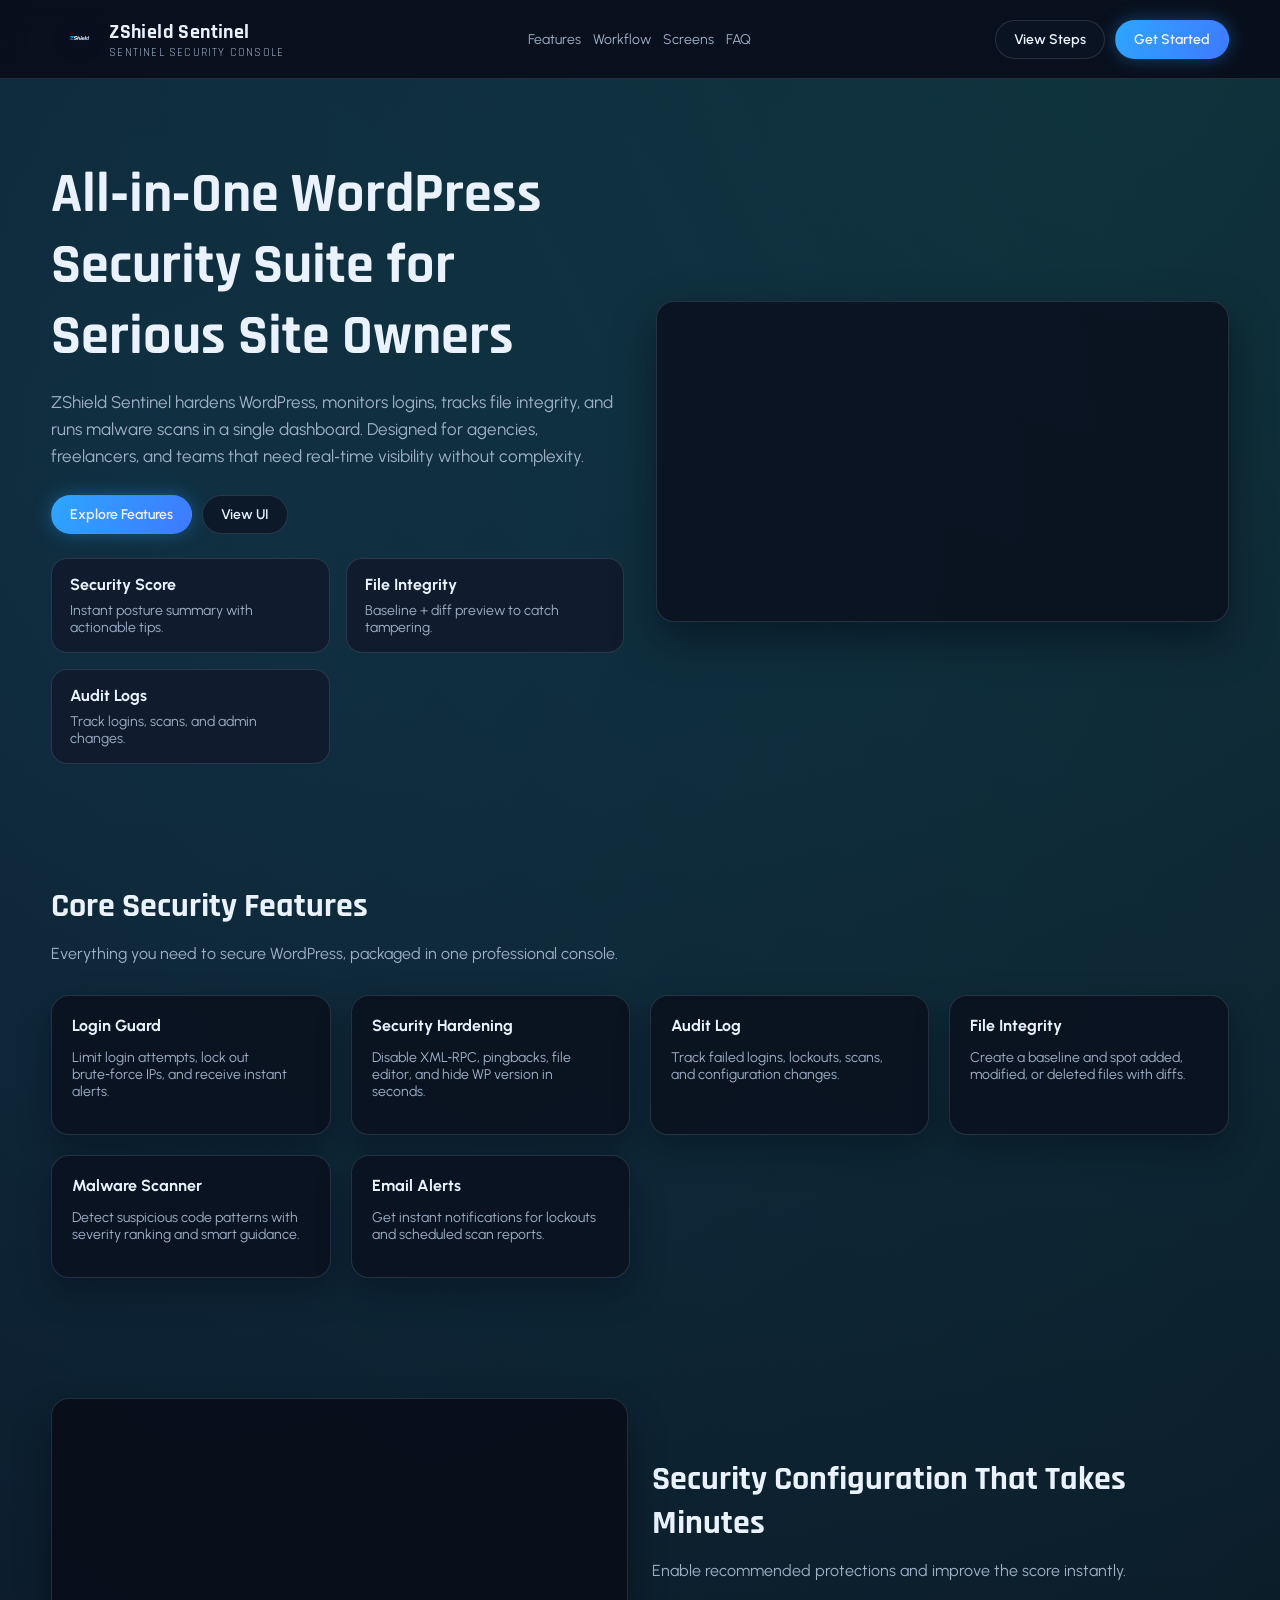
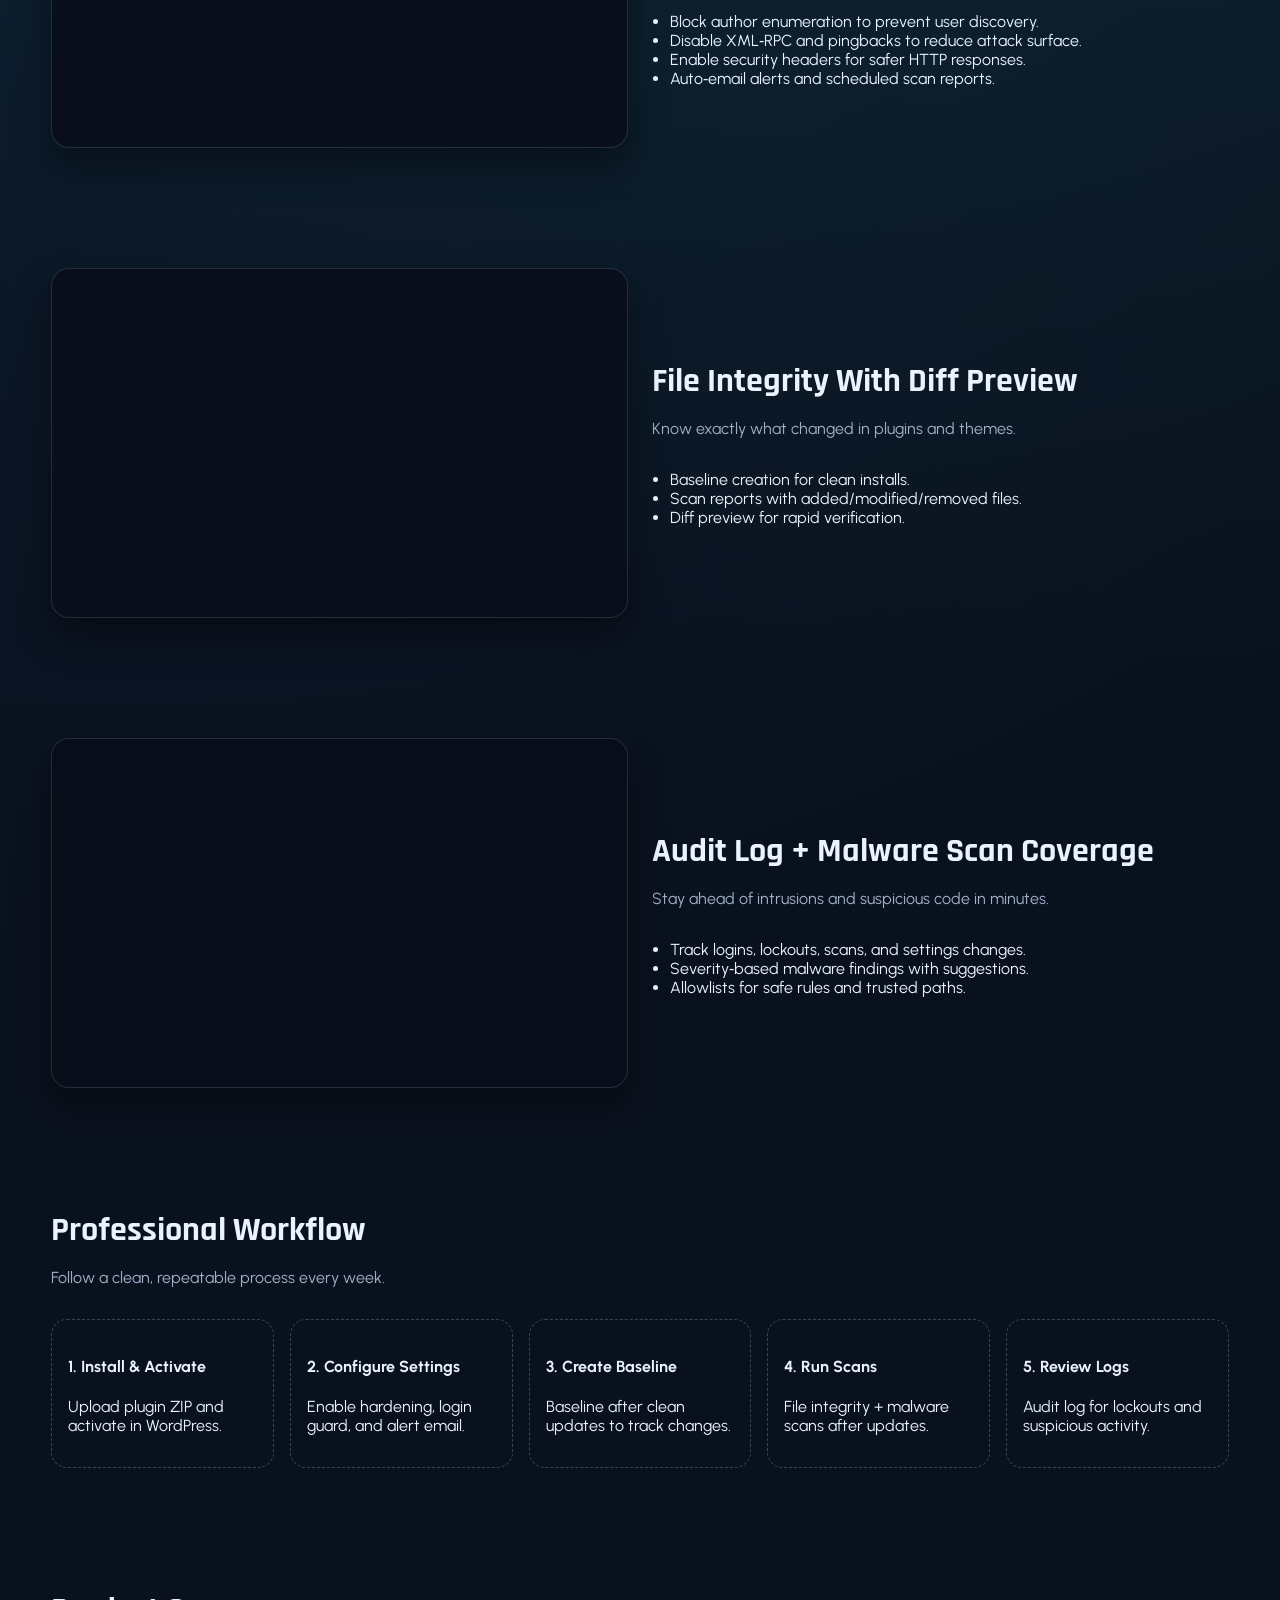
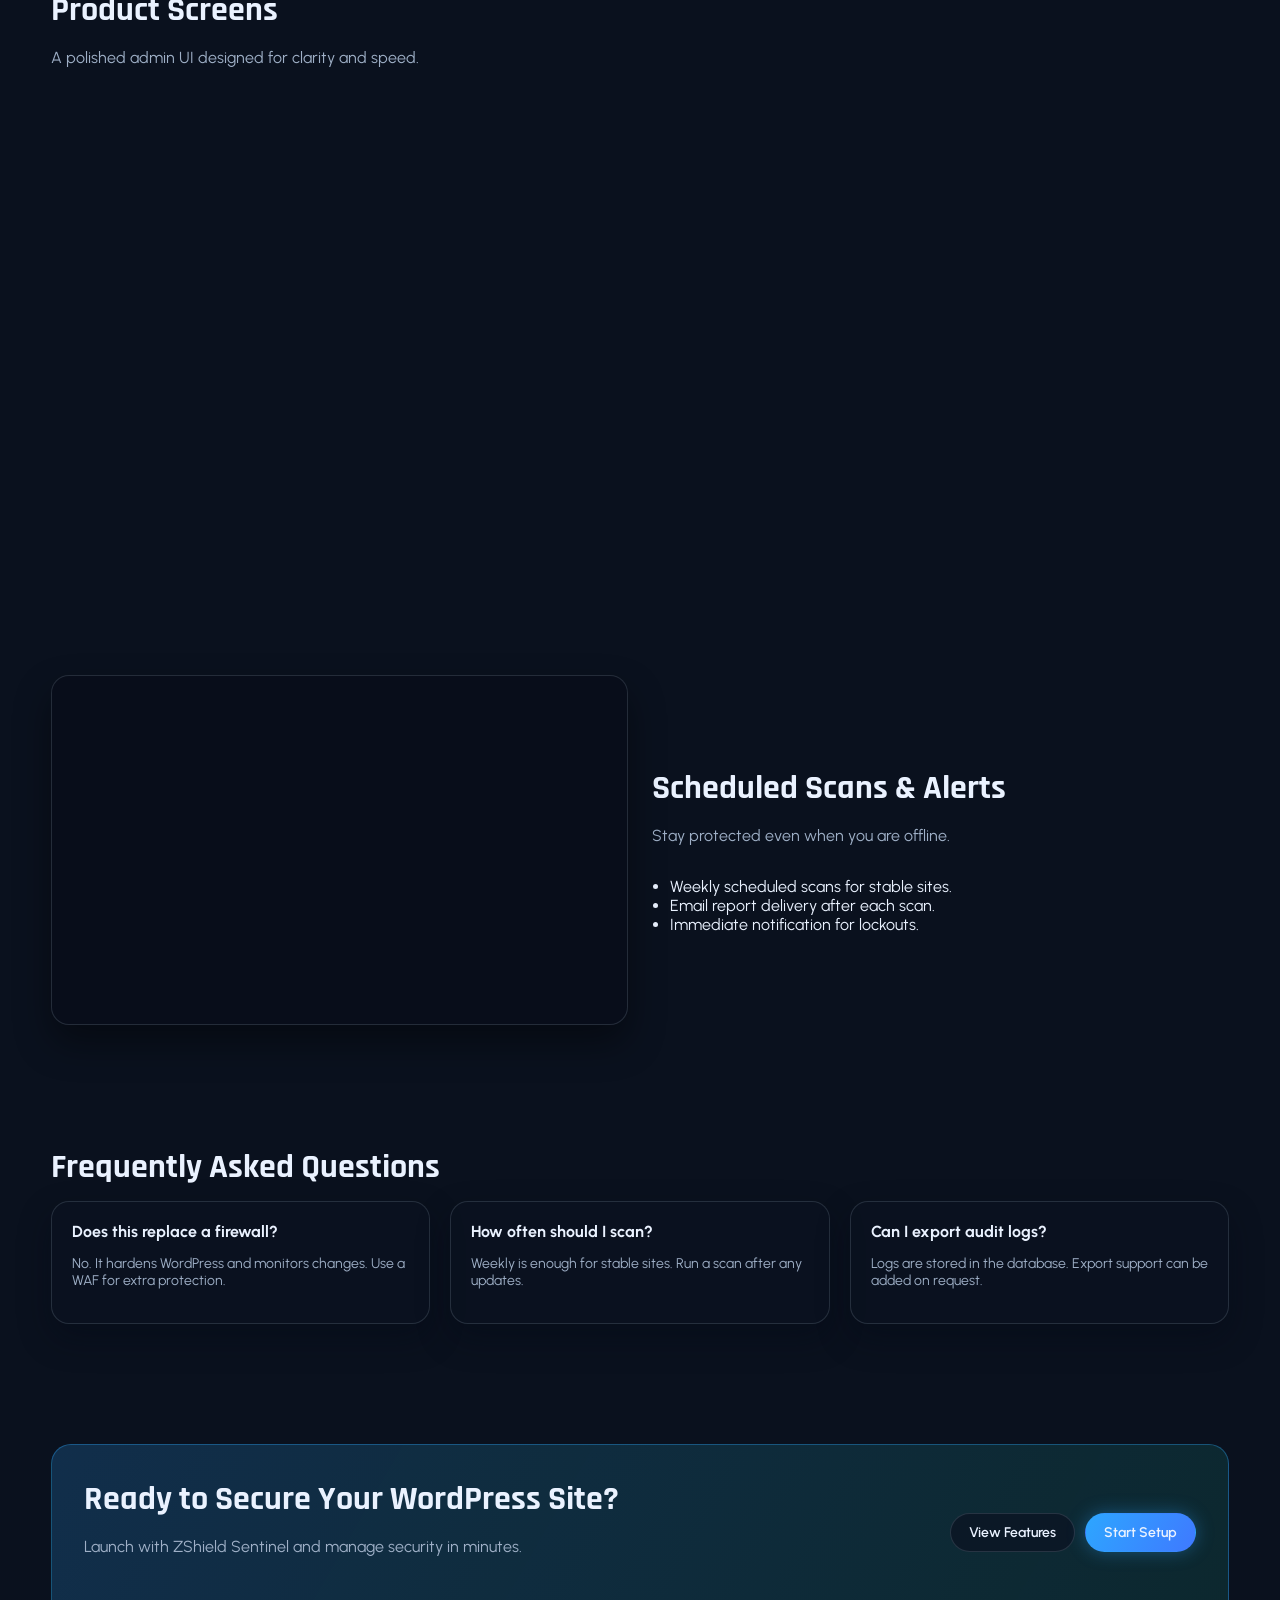
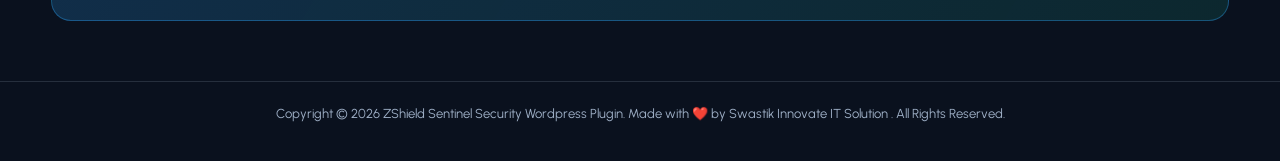
<file: zshield-sentinel/docs/landing-page/index.html>
<!DOCTYPE html>
<html lang="en">
<head>
  <meta charset="UTF-8" />
  <meta name="viewport" content="width=device-width, initial-scale=1.0" />
  <title>ZShield Sentinel Security - Landing Page</title>
  <link rel="stylesheet" href="assets/css/landing.css" />
</head>
<body>
  <header class="nav">
    <div class="container nav-inner">
      <div class="brand">
        <img src="assets/images/logo-mark.png" alt="ZShield Logo" />
        <div>
          <div class="brand-title">ZShield Sentinel</div>
          <div class="brand-sub">Sentinel Security Console</div>
        </div>
      </div>
      <div class="nav-links">
        <a href="#features">Features</a>
        <a href="#workflow">Workflow</a>
        <a href="#screens">Screens</a>
        <a href="#faq">FAQ</a>
      </div>
      <div class="nav-cta">
        <a class="btn" href="#workflow">View Steps</a>
        <a class="btn primary" href="#cta">Get Started</a>
      </div>
    </div>
  </header>

  <section class="hero">
    <div class="container hero-grid">
      <div class="fade-in">
        <h1 class="hero-title">All‑in‑One WordPress Security Suite for Serious Site Owners</h1>
        <p class="hero-sub">
          ZShield Sentinel hardens WordPress, monitors logins, tracks file integrity, and runs malware scans
          in a single dashboard. Designed for agencies, freelancers, and teams that need real‑time visibility
          without complexity.
        </p>
        <div class="nav-cta">
          <a class="btn primary" href="#features">Explore Features</a>
          <a class="btn" href="#screens">View UI</a>
        </div>
        <div class="stats fade-in delay-1">
          <div class="stat">
            <h4>Security Score</h4>
            <p>Instant posture summary with actionable tips.</p>
          </div>
          <div class="stat">
            <h4>File Integrity</h4>
            <p>Baseline + diff preview to catch tampering.</p>
          </div>
          <div class="stat">
            <h4>Audit Logs</h4>
            <p>Track logins, scans, and admin changes.</p>
          </div>
        </div>
      </div>
      <div class="hero-card fade-in delay-2">
        <img class="hero-preview img-fade" src="assets/images/hero.png" alt="ZShield Sentinel Preview" loading="lazy" />
      </div>
    </div>
  </section>

  <section id="features" class="section">
    <div class="container">
      <h2 class="section-title">Core Security Features</h2>
      <p class="section-sub">Everything you need to secure WordPress, packaged in one professional console.</p>
      <div class="grid-3 fade-in">
        <div class="card">
          <h4>Login Guard</h4>
          <p>Limit login attempts, lock out brute‑force IPs, and receive instant alerts.</p>
        </div>
        <div class="card">
          <h4>Security Hardening</h4>
          <p>Disable XML‑RPC, pingbacks, file editor, and hide WP version in seconds.</p>
        </div>
        <div class="card">
          <h4>Audit Log</h4>
          <p>Track failed logins, lockouts, scans, and configuration changes.</p>
        </div>
        <div class="card">
          <h4>File Integrity</h4>
          <p>Create a baseline and spot added, modified, or deleted files with diffs.</p>
        </div>
        <div class="card">
          <h4>Malware Scanner</h4>
          <p>Detect suspicious code patterns with severity ranking and smart guidance.</p>
        </div>
        <div class="card">
          <h4>Email Alerts</h4>
          <p>Get instant notifications for lockouts and scheduled scan reports.</p>
        </div>
      </div>
    </div>
  </section>

  <section class="section">
    <div class="container feature-split reverse">
      <div>
        <h2 class="section-title">Security Configuration That Takes Minutes</h2>
        <p class="section-sub">Enable recommended protections and improve the score instantly.</p>
        <ul class="list">
          <li>Block author enumeration to prevent user discovery.</li>
          <li>Disable XML‑RPC and pingbacks to reduce attack surface.</li>
          <li>Enable security headers for safer HTTP responses.</li>
          <li>Auto‑email alerts and scheduled scan reports.</li>
        </ul>
      </div>
      <div class="feature-frame fade-in delay-2">
        <img class="feature-image img-fade" src="assets/images/screen-01.png" alt="Security Settings" loading="lazy" />
      </div>
    </div>
  </section>

  <section class="section">
    <div class="container feature-split">
      <div class="feature-frame fade-in">
        <img class="feature-image img-fade" src="assets/images/screen-02.png" alt="File Integrity" loading="lazy" />
      </div>
      <div>
        <h2 class="section-title">File Integrity With Diff Preview</h2>
        <p class="section-sub">Know exactly what changed in plugins and themes.</p>
        <ul class="list">
          <li>Baseline creation for clean installs.</li>
          <li>Scan reports with added/modified/removed files.</li>
          <li>Diff preview for rapid verification.</li>
        </ul>
      </div>
    </div>
  </section>

  <section class="section">
    <div class="container feature-split reverse">
      <div>
        <h2 class="section-title">Audit Log + Malware Scan Coverage</h2>
        <p class="section-sub">Stay ahead of intrusions and suspicious code in minutes.</p>
        <ul class="list">
          <li>Track logins, lockouts, scans, and settings changes.</li>
          <li>Severity‑based malware findings with suggestions.</li>
          <li>Allowlists for safe rules and trusted paths.</li>
        </ul>
      </div>
      <div class="feature-frame fade-in delay-2">
        <img class="feature-image img-fade" src="assets/images/screen-03.png" alt="Audit Log" loading="lazy" />
      </div>
    </div>
  </section>

  <section id="workflow" class="section">
    <div class="container">
      <h2 class="section-title">Professional Workflow</h2>
      <p class="section-sub">Follow a clean, repeatable process every week.</p>
      <div class="workflow fade-in">
        <div class="workflow-step">
          <h4>1. Install & Activate</h4>
          <p>Upload plugin ZIP and activate in WordPress.</p>
        </div>
        <div class="workflow-step">
          <h4>2. Configure Settings</h4>
          <p>Enable hardening, login guard, and alert email.</p>
        </div>
        <div class="workflow-step">
          <h4>3. Create Baseline</h4>
          <p>Baseline after clean updates to track changes.</p>
        </div>
        <div class="workflow-step">
          <h4>4. Run Scans</h4>
          <p>File integrity + malware scans after updates.</p>
        </div>
        <div class="workflow-step">
          <h4>5. Review Logs</h4>
          <p>Audit log for lockouts and suspicious activity.</p>
        </div>
      </div>
    </div>
  </section>

  <section id="screens" class="section">
    <div class="container">
      <h2 class="section-title">Product Screens</h2>
      <p class="section-sub">A polished admin UI designed for clarity and speed.</p>
      <div class="screenshots fade-in">
        <img class="img-fade" src="assets/images/screen-01.png" alt="ZShield Screen 1" loading="lazy" />
        <img class="img-fade" src="assets/images/screen-02.png" alt="ZShield Screen 2" loading="lazy" />
        <img class="img-fade" src="assets/images/screen-03.png" alt="ZShield Screen 3" loading="lazy" />
        <img class="img-fade" src="assets/images/screen-04.png" alt="ZShield Screen 4" loading="lazy" />
        <img class="img-fade" src="assets/images/screen-05.png" alt="ZShield Screen 5" loading="lazy" />
      </div>
    </div>
  </section>

  <section class="section">
    <div class="container feature-split">
      <div class="feature-frame fade-in">
        <img class="feature-image img-fade" src="assets/images/screen-04.png" alt="Scans" loading="lazy" />
      </div>
      <div>
        <h2 class="section-title">Scheduled Scans & Alerts</h2>
        <p class="section-sub">Stay protected even when you are offline.</p>
        <ul class="list">
          <li>Weekly scheduled scans for stable sites.</li>
          <li>Email report delivery after each scan.</li>
          <li>Immediate notification for lockouts.</li>
        </ul>
      </div>
    </div>
  </section>

  <section id="faq" class="section">
    <div class="container">
      <h2 class="section-title">Frequently Asked Questions</h2>
      <div class="grid-3">
        <div class="card">
          <h4>Does this replace a firewall?</h4>
          <p>No. It hardens WordPress and monitors changes. Use a WAF for extra protection.</p>
        </div>
        <div class="card">
          <h4>How often should I scan?</h4>
          <p>Weekly is enough for stable sites. Run a scan after any updates.</p>
        </div>
        <div class="card">
          <h4>Can I export audit logs?</h4>
          <p>Logs are stored in the database. Export support can be added on request.</p>
        </div>
      </div>
    </div>
  </section>

  <section id="cta" class="section">
    <div class="container cta">
      <div>
        <h2 class="section-title">Ready to Secure Your WordPress Site?</h2>
        <p class="section-sub">Launch with ZShield Sentinel and manage security in minutes.</p>
      </div>
      <div class="nav-cta">
        <a class="btn" href="#features">View Features</a>
        <a class="btn primary" href="#workflow">Start Setup</a>
      </div>
    </div>
  </section>

  <footer class="footer">
    Copyright © 2026 ZShield Sentinel Security Wordpress Plugin. Made with ❤️ by Swastik Innovate IT Solution . All Rights Reserved.
  </footer>
</body>
</html>
</file>
<file: zshield-sentinel/docs/landing-page/assets/css/landing.css>
@import url("https://fonts.googleapis.com/css2?family=Rajdhani:wght@500;600;700&family=Urbanist:wght@400;500;600;700&display=swap");

:root {
  --ink: #eaf2ff;
  --muted: #9fb0c7;
  --brand: #2da6ff;
  --brand-2: #22d3a6;
  --surface: rgba(11, 18, 32, 0.9);
  --surface-2: rgba(17, 27, 45, 0.9);
  --line: rgba(148, 163, 184, 0.2);
  --bg: #0a111e;
  --glow: rgba(45, 166, 255, 0.28);
}

* {
  box-sizing: border-box;
}

body {
  margin: 0;
  font-family: "Urbanist", "Segoe UI", sans-serif;
  background: radial-gradient(circle at 10% 10%, rgba(45, 166, 255, 0.12), transparent 45%),
    radial-gradient(circle at 90% 0%, rgba(34, 211, 166, 0.14), transparent 45%),
    var(--bg);
  color: var(--ink);
}

a {
  color: inherit;
  text-decoration: none;
}

.container {
  width: min(1200px, 92vw);
  margin: 0 auto;
}

.nav {
  position: sticky;
  top: 0;
  z-index: 20;
  background: rgba(8, 13, 26, 0.9);
  border-bottom: 1px solid var(--line);
  backdrop-filter: blur(12px);
}

.nav-inner {
  display: flex;
  align-items: center;
  justify-content: space-between;
  padding: 16px 0;
  gap: 20px;
}

.brand {
  display: flex;
  align-items: center;
  gap: 12px;
  font-family: "Rajdhani", sans-serif;
}

.brand img {
  width: 46px;
  height: 46px;
  object-fit: contain;
  filter: drop-shadow(0 0 12px var(--glow));
}

.brand-title {
  font-size: 20px;
  font-weight: 700;
  letter-spacing: 0.4px;
}

.brand-sub {
  font-size: 12px;
  color: var(--muted);
  text-transform: uppercase;
  letter-spacing: 1.2px;
}

.nav-links {
  display: flex;
  flex-wrap: wrap;
  gap: 12px;
  font-size: 14px;
  color: var(--muted);
}

.nav-cta {
  display: flex;
  gap: 10px;
}

.btn {
  padding: 10px 18px;
  border-radius: 999px;
  border: 1px solid var(--line);
  background: rgba(12, 20, 36, 0.8);
  color: var(--ink);
  font-weight: 600;
  font-size: 14px;
}

.btn.primary {
  background: linear-gradient(120deg, var(--brand), #3f79ff);
  border-color: transparent;
  box-shadow: 0 0 18px rgba(45, 166, 255, 0.35);
}

.hero {
  padding: 80px 0 60px;
}

.hero-grid {
  display: grid;
  grid-template-columns: repeat(auto-fit, minmax(260px, 1fr));
  gap: 32px;
  align-items: center;
}

.hero-title {
  font-family: "Rajdhani", sans-serif;
  font-size: clamp(38px, 4.4vw, 56px);
  margin: 0 0 12px;
}

.hero-sub {
  color: var(--muted);
  font-size: 17px;
  line-height: 1.6;
  margin-bottom: 24px;
}

.hero-card {
  background: var(--surface);
  border: 1px solid var(--line);
  border-radius: 18px;
  padding: 24px;
  box-shadow: 0 18px 40px rgba(2, 8, 20, 0.5);
}

.hero-preview {
  width: 100%;
  border-radius: 14px;
  border: 1px solid rgba(148, 163, 184, 0.2);
  box-shadow: 0 20px 40px rgba(0, 0, 0, 0.4);
}

.stats {
  display: grid;
  grid-template-columns: repeat(auto-fit, minmax(200px, 1fr));
  gap: 16px;
  margin-top: 24px;
}

.stat {
  background: var(--surface-2);
  border: 1px solid var(--line);
  border-radius: 16px;
  padding: 16px 18px;
}

.stat h4 {
  margin: 0 0 8px;
  font-size: 16px;
}

.stat p {
  margin: 0;
  color: var(--muted);
  font-size: 14px;
}

.section {
  padding: 60px 0;
}

.section-title {
  font-family: "Rajdhani", sans-serif;
  font-size: clamp(26px, 3.2vw, 34px);
  margin: 0 0 12px;
}

.section-sub {
  color: var(--muted);
  font-size: 16px;
  margin-bottom: 32px;
}

.grid-3 {
  display: grid;
  grid-template-columns: repeat(auto-fit, minmax(240px, 1fr));
  gap: 20px;
}

.card {
  background: var(--surface);
  border: 1px solid var(--line);
  border-radius: 18px;
  padding: 20px;
  box-shadow: 0 14px 32px rgba(2, 8, 20, 0.35);
}

.card h4 {
  margin: 0 0 8px;
}

.card p,
.card li {
  color: var(--muted);
  font-size: 14px;
}

.list {
  margin: 0;
  padding-left: 18px;
}

.feature-split {
  display: grid;
  grid-template-columns: repeat(auto-fit, minmax(260px, 1fr));
  gap: 24px;
  align-items: center;
}

.feature-split.reverse > :first-child {
  order: 2;
}

.feature-split.reverse > :last-child {
  order: 1;
}

.feature-frame {
  border-radius: 18px;
  width: 100%;
  border: 1px solid var(--line);
  box-shadow: 0 18px 36px rgba(0, 0, 0, 0.4);
  background: rgba(8, 14, 26, 0.9);
  padding: 14px;
}

.feature-image {
  width: 100%;
  height: 320px;
  object-fit: cover;
  border-radius: 14px;
  display: block;
}

.workflow {
  display: grid;
  grid-template-columns: repeat(auto-fit, minmax(220px, 1fr));
  gap: 16px;
}

.workflow-step {
  border: 1px dashed rgba(148, 163, 184, 0.35);
  border-radius: 16px;
  padding: 16px;
}

.screenshots {
  display: grid;
  grid-template-columns: repeat(auto-fit, minmax(240px, 1fr));
  gap: 16px;
}

.screenshots img {
  width: 100%;
  height: 220px;
  object-fit: cover;
  border-radius: 14px;
  border: 1px solid var(--line);
  box-shadow: 0 16px 32px rgba(0, 0, 0, 0.45);
}

.cta {
  background: linear-gradient(120deg, rgba(45, 166, 255, 0.2), rgba(34, 211, 166, 0.12));
  border: 1px solid rgba(45, 166, 255, 0.35);
  border-radius: 20px;
  padding: 32px;
  display: flex;
  flex-wrap: wrap;
  gap: 16px;
  align-items: center;
  justify-content: space-between;
}

.fade-in {
  opacity: 0;
  transform: translateY(20px);
  animation: fadeUp 0.9s ease forwards;
}

.fade-in.delay-1 {
  animation-delay: 0.12s;
}

.fade-in.delay-2 {
  animation-delay: 0.24s;
}

.fade-in.delay-3 {
  animation-delay: 0.36s;
}

.fade-in.delay-4 {
  animation-delay: 0.48s;
}

@keyframes fadeUp {
  to {
    opacity: 1;
    transform: translateY(0);
  }
}

.img-fade {
  opacity: 0;
  transform: translateY(12px);
  transition: opacity 0.6s ease, transform 0.6s ease;
  will-change: opacity, transform;
}

.img-fade.is-loaded {
  opacity: 1;
  transform: translateY(0);
}

@media (max-width: 900px) {
  .feature-image {
    height: 240px;
  }

  .screenshots img {
    height: 200px;
  }
}

.footer {
  border-top: 1px solid var(--line);
  padding: 24px 0 40px;
  color: var(--muted);
  font-size: 13px;
  text-align: center;
}

@media (max-width: 900px) {
  .nav-links {
    display: none;
  }
  .hero {
    padding-top: 50px;
  }
  .cta {
    flex-direction: column;
    align-items: flex-start;
  }
}
</file>
